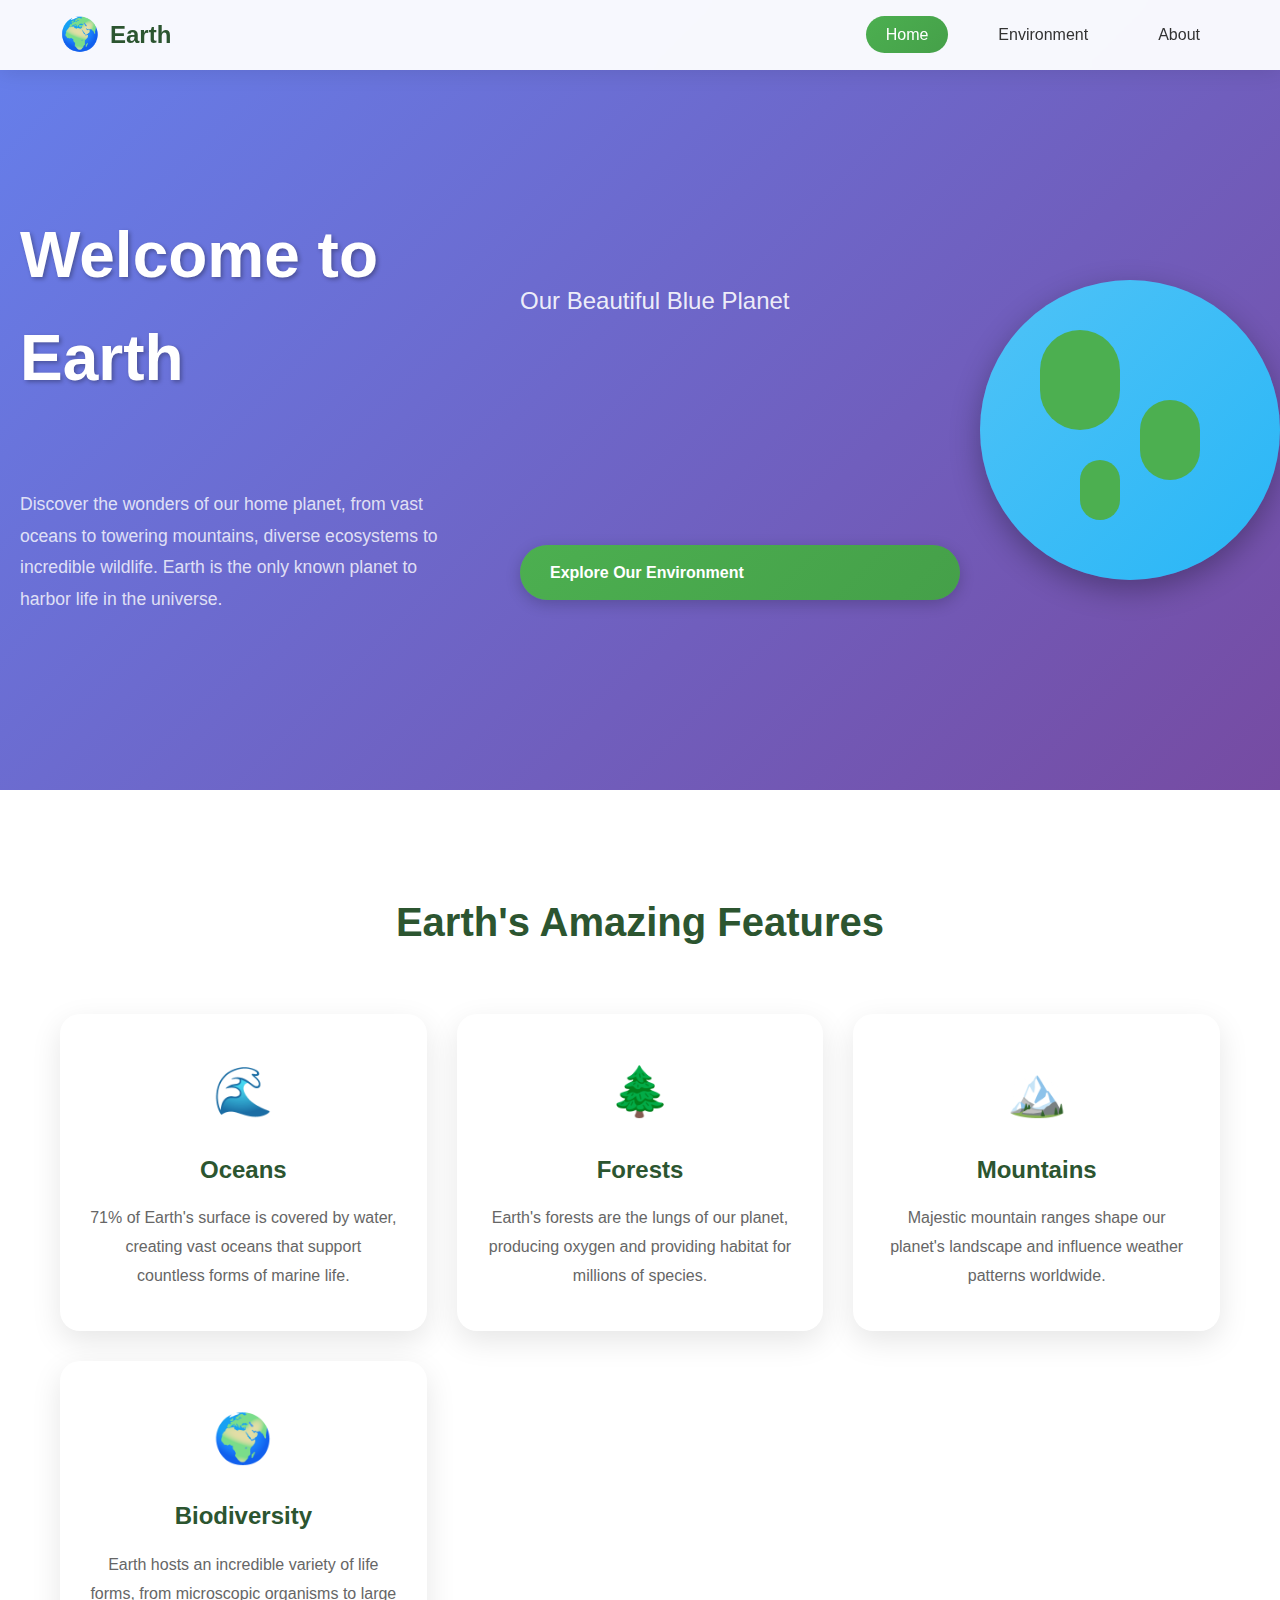
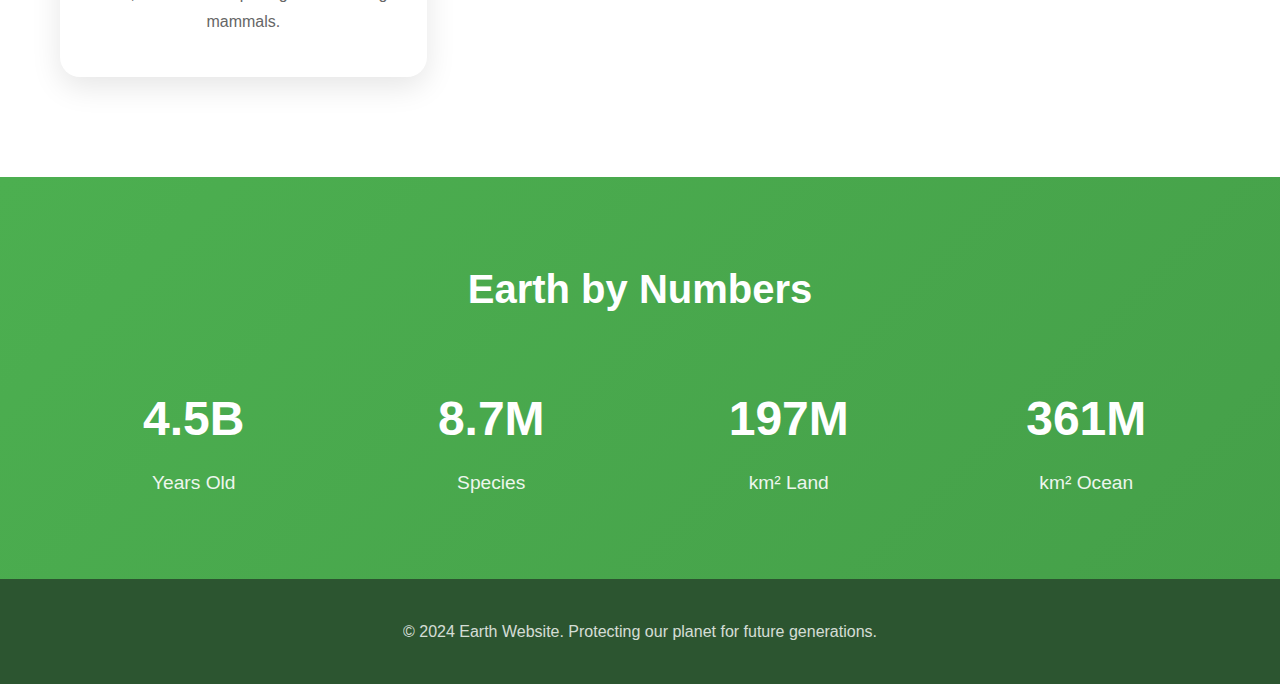
<file: index.html>
<!DOCTYPE html>
<html lang="en">
<head>
    <meta charset="UTF-8">
    <meta name="viewport" content="width=device-width, initial-scale=1.0">
    <title>Earth - Our Home Planet</title>
    <link rel="stylesheet" href="style.css">
</head>
<body>
    <header>
        <nav class="navbar">
            <div class="nav-container">
                <div class="logo">
                    <span class="earth-icon">🌍</span>
                    <h1>Earth</h1>
                </div>
                <ul class="nav-menu">
                    <li><a href="index.html" class="active">Home</a></li>
                    <li><a href="environment.html">Environment</a></li>
                    <li><a href="about.html">About</a></li>
                </ul>
            </div>
        </nav>
    </header>

    <main>
        <section class="hero">
            <div class="hero-content">
                <h1>Welcome to Earth</h1>
                <p>Our Beautiful Blue Planet</p>
                <div class="hero-description">
                    <p>Discover the wonders of our home planet, from vast oceans to towering mountains, diverse ecosystems to incredible wildlife. Earth is the only known planet to harbor life in the universe.</p>
                </div>
                <a href="environment.html" class="cta-button">Explore Our Environment</a>
            </div>
            <div class="hero-visual">
                <div class="earth-sphere">
                    <div class="continent continent-1"></div>
                    <div class="continent continent-2"></div>
                    <div class="continent continent-3"></div>
                </div>
            </div>
        </section>

        <section class="features">
            <div class="container">
                <h2>Earth's Amazing Features</h2>
                <div class="features-grid">
                    <div class="feature-card">
                        <div class="feature-icon">🌊</div>
                        <h3>Oceans</h3>
                        <p>71% of Earth's surface is covered by water, creating vast oceans that support countless forms of marine life.</p>
                    </div>
                    <div class="feature-card">
                        <div class="feature-icon">🌲</div>
                        <h3>Forests</h3>
                        <p>Earth's forests are the lungs of our planet, producing oxygen and providing habitat for millions of species.</p>
                    </div>
                    <div class="feature-card">
                        <div class="feature-icon">🏔️</div>
                        <h3>Mountains</h3>
                        <p>Majestic mountain ranges shape our planet's landscape and influence weather patterns worldwide.</p>
                    </div>
                    <div class="feature-card">
                        <div class="feature-icon">🌍</div>
                        <h3>Biodiversity</h3>
                        <p>Earth hosts an incredible variety of life forms, from microscopic organisms to large mammals.</p>
                    </div>
                </div>
            </div>
        </section>

        <section class="stats">
            <div class="container">
                <h2>Earth by Numbers</h2>
                <div class="stats-grid">
                    <div class="stat-item">
                        <div class="stat-number">4.5B</div>
                        <div class="stat-label">Years Old</div>
                    </div>
                    <div class="stat-item">
                        <div class="stat-number">8.7M</div>
                        <div class="stat-label">Species</div>
                    </div>
                    <div class="stat-item">
                        <div class="stat-number">197M</div>
                        <div class="stat-label">km² Land</div>
                    </div>
                    <div class="stat-item">
                        <div class="stat-number">361M</div>
                        <div class="stat-label">km² Ocean</div>
                    </div>
                </div>
            </div>
        </section>
    </main>

    <footer>
        <div class="container">
            <p>&copy; 2024 Earth Website. Protecting our planet for future generations.</p>
        </div>
    </footer>
</body>
</html>
</file>
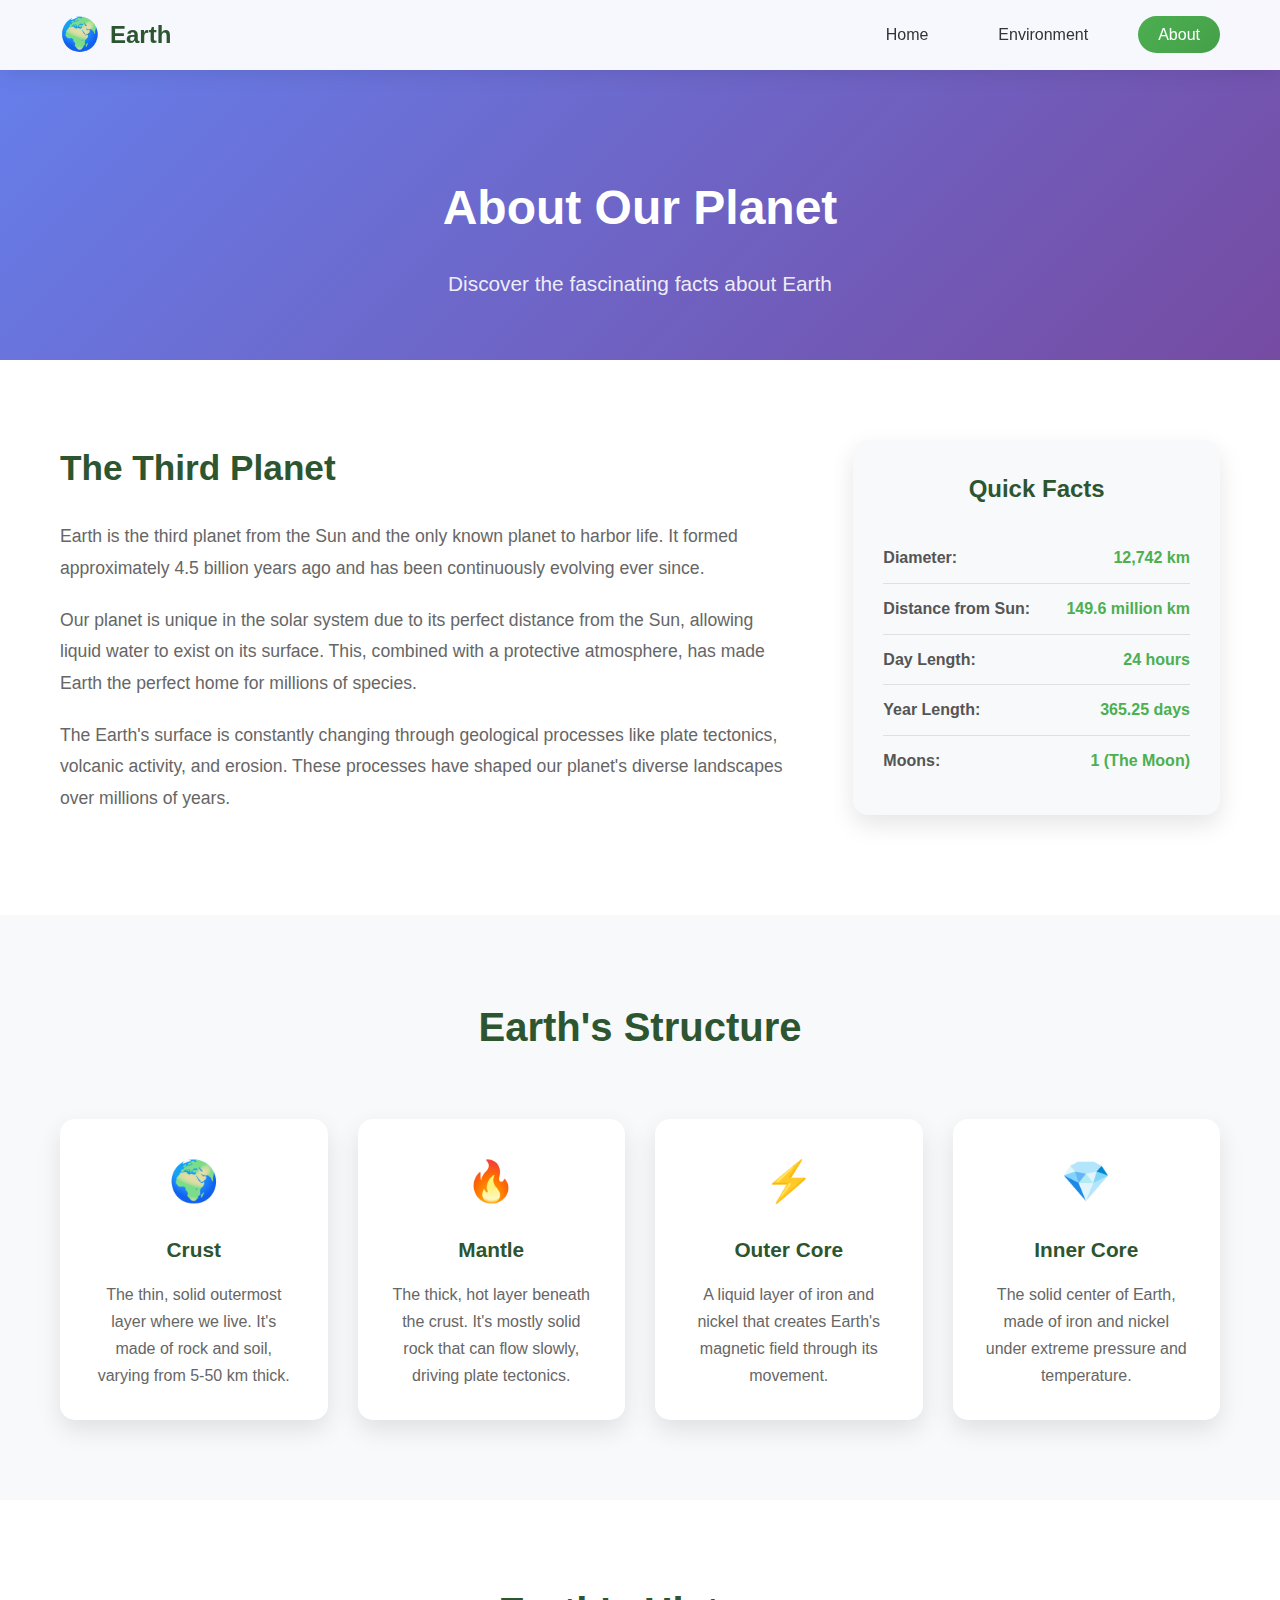
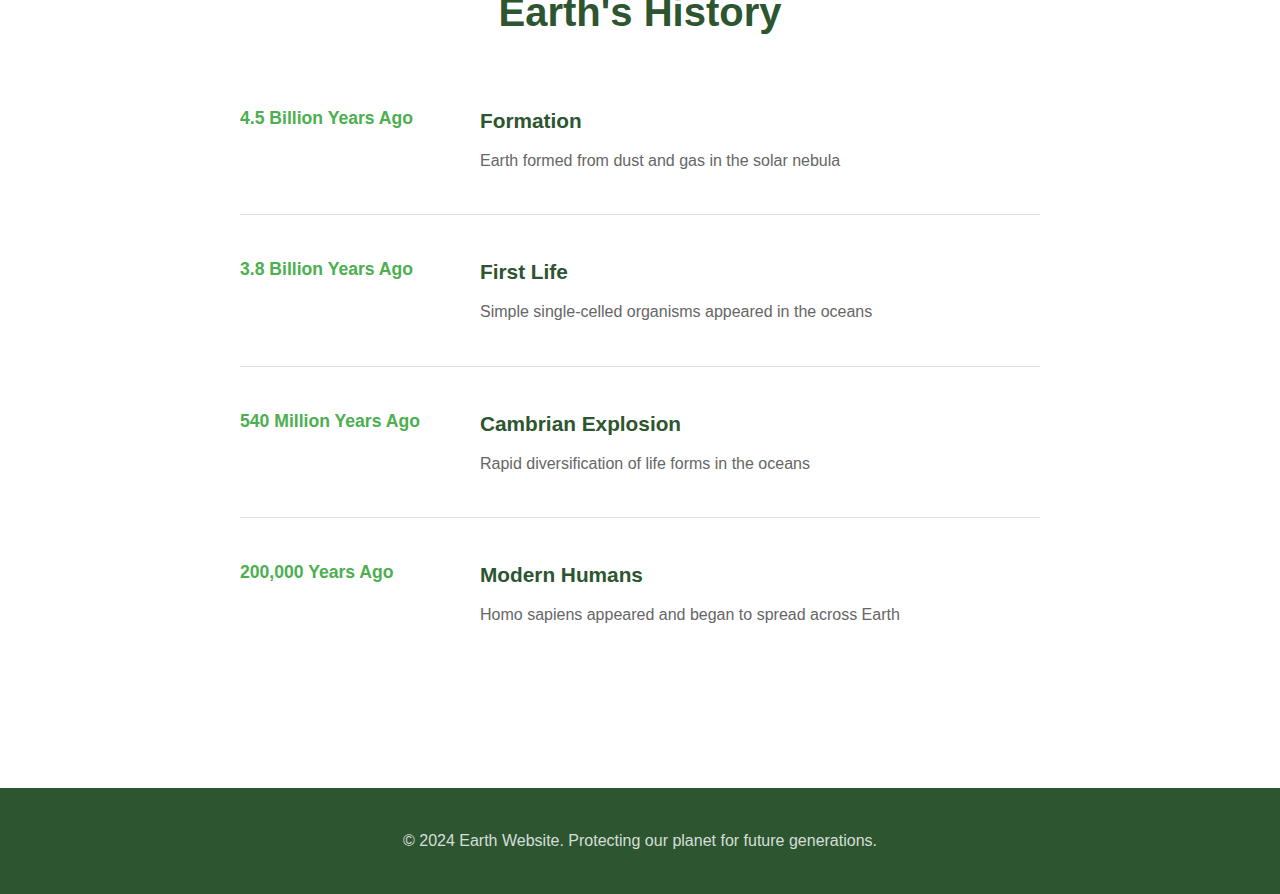
<file: about.html>
<!DOCTYPE html>
<html lang="en">
<head>
    <meta charset="UTF-8">
    <meta name="viewport" content="width=device-width, initial-scale=1.0">
    <title>About Earth - Our Planet</title>
    <link rel="stylesheet" href="style.css">
</head>
<body>
    <header>
        <nav class="navbar">
            <div class="nav-container">
                <div class="logo">
                    <span class="earth-icon">🌍</span>
                    <h1>Earth</h1>
                </div>
                <ul class="nav-menu">
                    <li><a href="index.html">Home</a></li>
                    <li><a href="environment.html">Environment</a></li>
                    <li><a href="about.html" class="active">About</a></li>
                </ul>
            </div>
        </nav>
    </header>

    <main>
        <section class="page-header">
            <div class="container">
                <h1>About Our Planet</h1>
                <p>Discover the fascinating facts about Earth</p>
            </div>
        </section>

        <section class="about-content">
            <div class="container">
                <div class="about-grid">
                    <div class="about-text">
                        <h2>The Third Planet</h2>
                        <p>Earth is the third planet from the Sun and the only known planet to harbor life. It formed approximately 4.5 billion years ago and has been continuously evolving ever since.</p>
                        
                        <p>Our planet is unique in the solar system due to its perfect distance from the Sun, allowing liquid water to exist on its surface. This, combined with a protective atmosphere, has made Earth the perfect home for millions of species.</p>
                        
                        <p>The Earth's surface is constantly changing through geological processes like plate tectonics, volcanic activity, and erosion. These processes have shaped our planet's diverse landscapes over millions of years.</p>
                    </div>
                    <div class="about-visual">
                        <div class="planet-info">
                            <h3>Quick Facts</h3>
                            <div class="fact-item">
                                <span class="fact-label">Diameter:</span>
                                <span class="fact-value">12,742 km</span>
                            </div>
                            <div class="fact-item">
                                <span class="fact-label">Distance from Sun:</span>
                                <span class="fact-value">149.6 million km</span>
                            </div>
                            <div class="fact-item">
                                <span class="fact-label">Day Length:</span>
                                <span class="fact-value">24 hours</span>
                            </div>
                            <div class="fact-item">
                                <span class="fact-label">Year Length:</span>
                                <span class="fact-value">365.25 days</span>
                            </div>
                            <div class="fact-item">
                                <span class="fact-label">Moons:</span>
                                <span class="fact-value">1 (The Moon)</span>
                            </div>
                        </div>
                    </div>
                </div>
            </div>
        </section>

        <section class="earth-layers">
            <div class="container">
                <h2>Earth's Structure</h2>
                <div class="layers-grid">
                    <div class="layer-card">
                        <div class="layer-icon">🌍</div>
                        <h3>Crust</h3>
                        <p>The thin, solid outermost layer where we live. It's made of rock and soil, varying from 5-50 km thick.</p>
                    </div>
                    <div class="layer-card">
                        <div class="layer-icon">🔥</div>
                        <h3>Mantle</h3>
                        <p>The thick, hot layer beneath the crust. It's mostly solid rock that can flow slowly, driving plate tectonics.</p>
                    </div>
                    <div class="layer-card">
                        <div class="layer-icon">⚡</div>
                        <h3>Outer Core</h3>
                        <p>A liquid layer of iron and nickel that creates Earth's magnetic field through its movement.</p>
                    </div>
                    <div class="layer-card">
                        <div class="layer-icon">💎</div>
                        <h3>Inner Core</h3>
                        <p>The solid center of Earth, made of iron and nickel under extreme pressure and temperature.</p>
                    </div>
                </div>
            </div>
        </section>

        <section class="timeline">
            <div class="container">
                <h2>Earth's History</h2>
                <div class="timeline-container">
                    <div class="timeline-item">
                        <div class="timeline-date">4.5 Billion Years Ago</div>
                        <div class="timeline-content">
                            <h3>Formation</h3>
                            <p>Earth formed from dust and gas in the solar nebula</p>
                        </div>
                    </div>
                    <div class="timeline-item">
                        <div class="timeline-date">3.8 Billion Years Ago</div>
                        <div class="timeline-content">
                            <h3>First Life</h3>
                            <p>Simple single-celled organisms appeared in the oceans</p>
                        </div>
                    </div>
                    <div class="timeline-item">
                        <div class="timeline-date">540 Million Years Ago</div>
                        <div class="timeline-content">
                            <h3>Cambrian Explosion</h3>
                            <p>Rapid diversification of life forms in the oceans</p>
                        </div>
                    </div>
                    <div class="timeline-item">
                        <div class="timeline-date">200,000 Years Ago</div>
                        <div class="timeline-content">
                            <h3>Modern Humans</h3>
                            <p>Homo sapiens appeared and began to spread across Earth</p>
                        </div>
                    </div>
                </div>
            </div>
        </section>
    </main>

    <footer>
        <div class="container">
            <p>&copy; 2024 Earth Website. Protecting our planet for future generations.</p>
        </div>
    </footer>
</body>
</html>
</file>
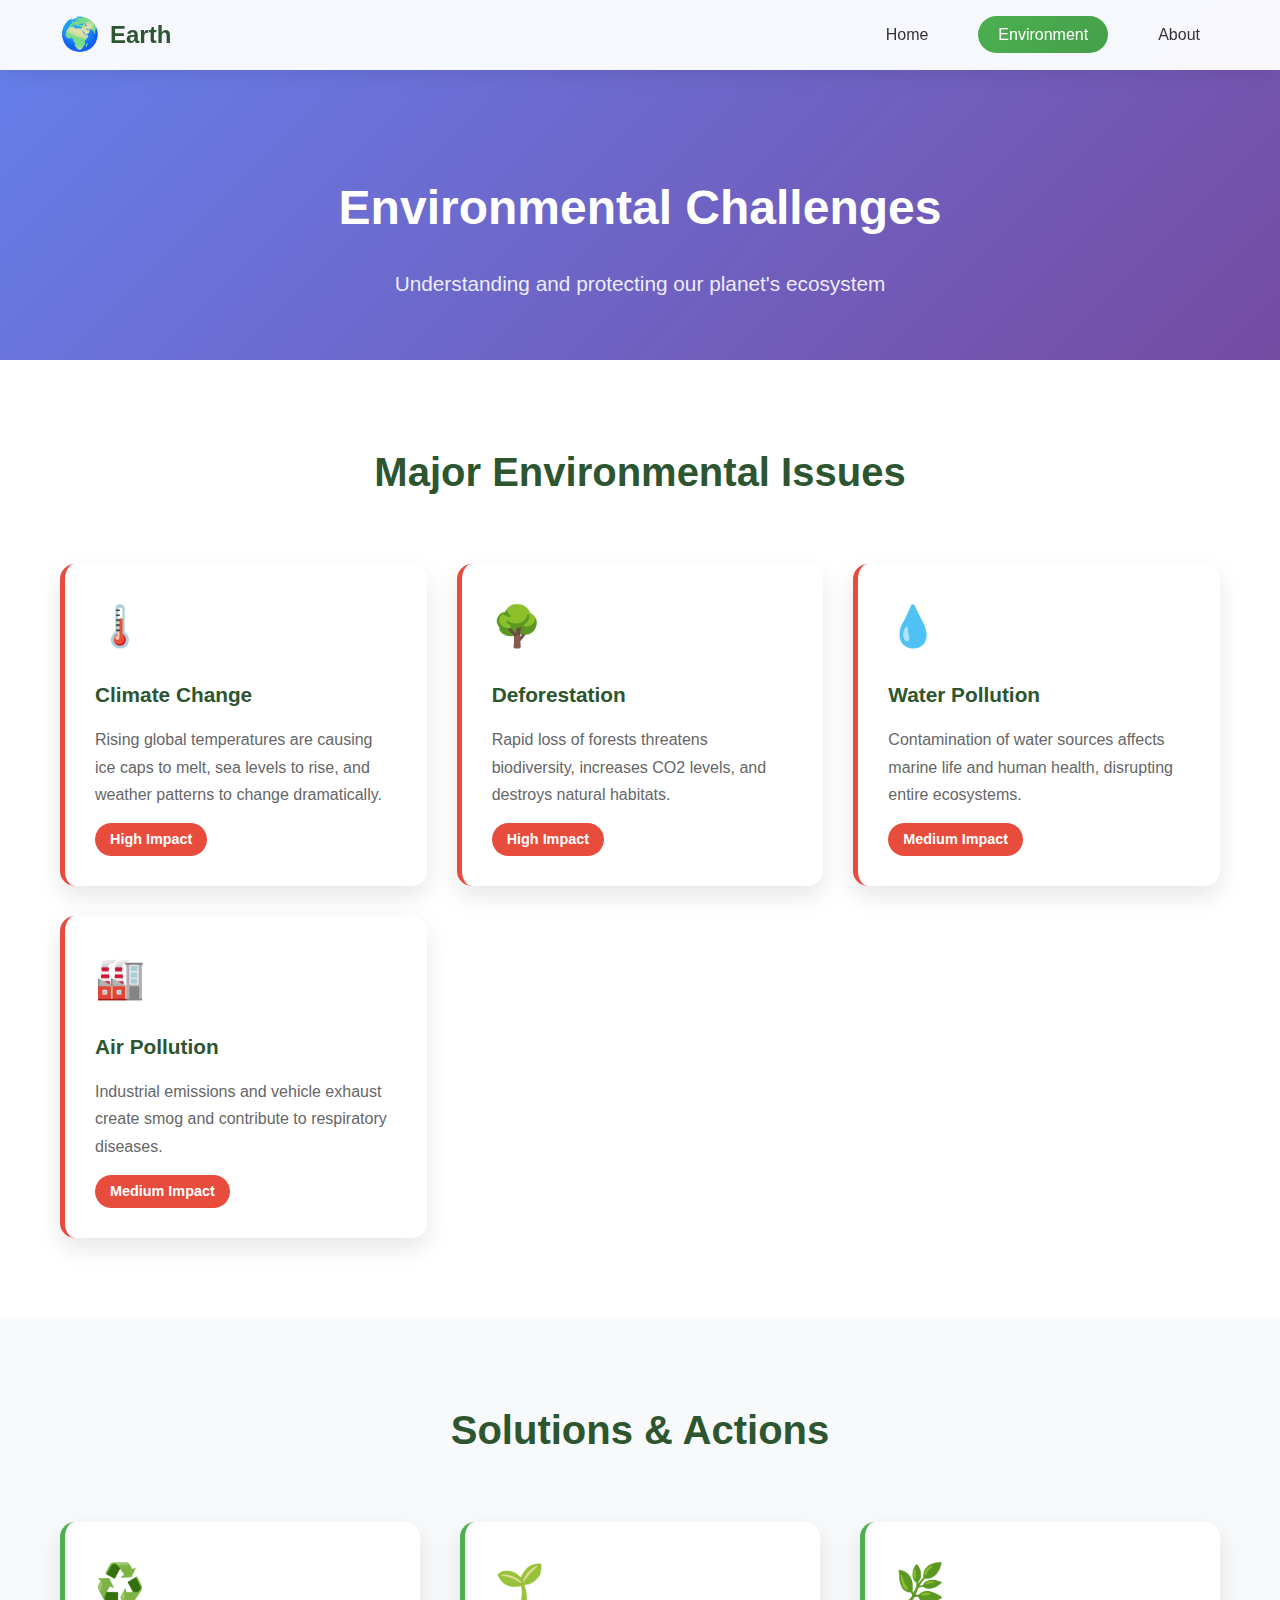
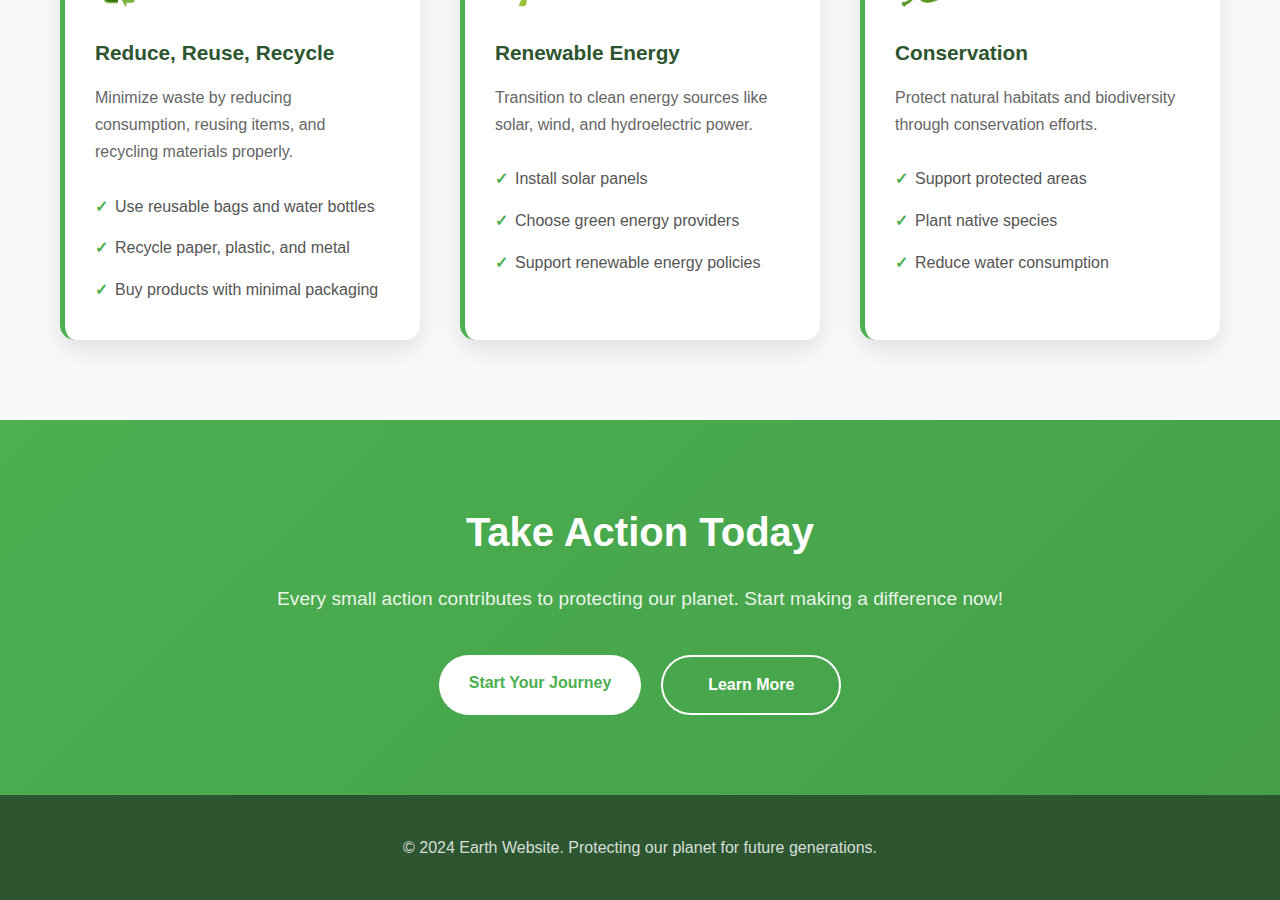
<file: environment.html>
<!DOCTYPE html>
<html lang="en">
<head>
    <meta charset="UTF-8">
    <meta name="viewport" content="width=device-width, initial-scale=1.0">
    <title>Environment - Earth's Challenge</title>
    <link rel="stylesheet" href="style.css">
</head>
<body>
    <header>
        <nav class="navbar">
            <div class="nav-container">
                <div class="logo">
                    <span class="earth-icon">🌍</span>
                    <h1>Earth</h1>
                </div>
                <ul class="nav-menu">
                    <li><a href="index.html">Home</a></li>
                    <li><a href="environment.html" class="active">Environment</a></li>
                    <li><a href="about.html">About</a></li>
                </ul>
            </div>
        </nav>
    </header>

    <main>
        <section class="page-header">
            <div class="container">
                <h1>Environmental Challenges</h1>
                <p>Understanding and protecting our planet's ecosystem</p>
            </div>
        </section>

        <section class="challenges">
            <div class="container">
                <h2>Major Environmental Issues</h2>
                <div class="challenges-grid">
                    <div class="challenge-card">
                        <div class="challenge-icon">🌡️</div>
                        <h3>Climate Change</h3>
                        <p>Rising global temperatures are causing ice caps to melt, sea levels to rise, and weather patterns to change dramatically.</p>
                        <div class="challenge-impact">High Impact</div>
                    </div>
                    <div class="challenge-card">
                        <div class="challenge-icon">🌳</div>
                        <h3>Deforestation</h3>
                        <p>Rapid loss of forests threatens biodiversity, increases CO2 levels, and destroys natural habitats.</p>
                        <div class="challenge-impact">High Impact</div>
                    </div>
                    <div class="challenge-card">
                        <div class="challenge-icon">💧</div>
                        <h3>Water Pollution</h3>
                        <p>Contamination of water sources affects marine life and human health, disrupting entire ecosystems.</p>
                        <div class="challenge-impact">Medium Impact</div>
                    </div>
                    <div class="challenge-card">
                        <div class="challenge-icon">🏭</div>
                        <h3>Air Pollution</h3>
                        <p>Industrial emissions and vehicle exhaust create smog and contribute to respiratory diseases.</p>
                        <div class="challenge-impact">Medium Impact</div>
                    </div>
                </div>
            </div>
        </section>

        <section class="solutions">
            <div class="container">
                <h2>Solutions & Actions</h2>
                <div class="solutions-grid">
                    <div class="solution-card">
                        <div class="solution-icon">♻️</div>
                        <h3>Reduce, Reuse, Recycle</h3>
                        <p>Minimize waste by reducing consumption, reusing items, and recycling materials properly.</p>
                        <ul class="action-list">
                            <li>Use reusable bags and water bottles</li>
                            <li>Recycle paper, plastic, and metal</li>
                            <li>Buy products with minimal packaging</li>
                        </ul>
                    </div>
                    <div class="solution-card">
                        <div class="solution-icon">🌱</div>
                        <h3>Renewable Energy</h3>
                        <p>Transition to clean energy sources like solar, wind, and hydroelectric power.</p>
                        <ul class="action-list">
                            <li>Install solar panels</li>
                            <li>Choose green energy providers</li>
                            <li>Support renewable energy policies</li>
                        </ul>
                    </div>
                    <div class="solution-card">
                        <div class="solution-icon">🌿</div>
                        <h3>Conservation</h3>
                        <p>Protect natural habitats and biodiversity through conservation efforts.</p>
                        <ul class="action-list">
                            <li>Support protected areas</li>
                            <li>Plant native species</li>
                            <li>Reduce water consumption</li>
                        </ul>
                    </div>
                </div>
            </div>
        </section>

        <section class="call-to-action">
            <div class="container">
                <h2>Take Action Today</h2>
                <p>Every small action contributes to protecting our planet. Start making a difference now!</p>
                <div class="action-buttons">
                    <a href="#" class="action-btn primary">Start Your Journey</a>
                    <a href="about.html" class="action-btn secondary">Learn More</a>
                </div>
            </div>
        </section>
    </main>

    <footer>
        <div class="container">
            <p>&copy; 2024 Earth Website. Protecting our planet for future generations.</p>
        </div>
    </footer>
</body>
</html>
</file>
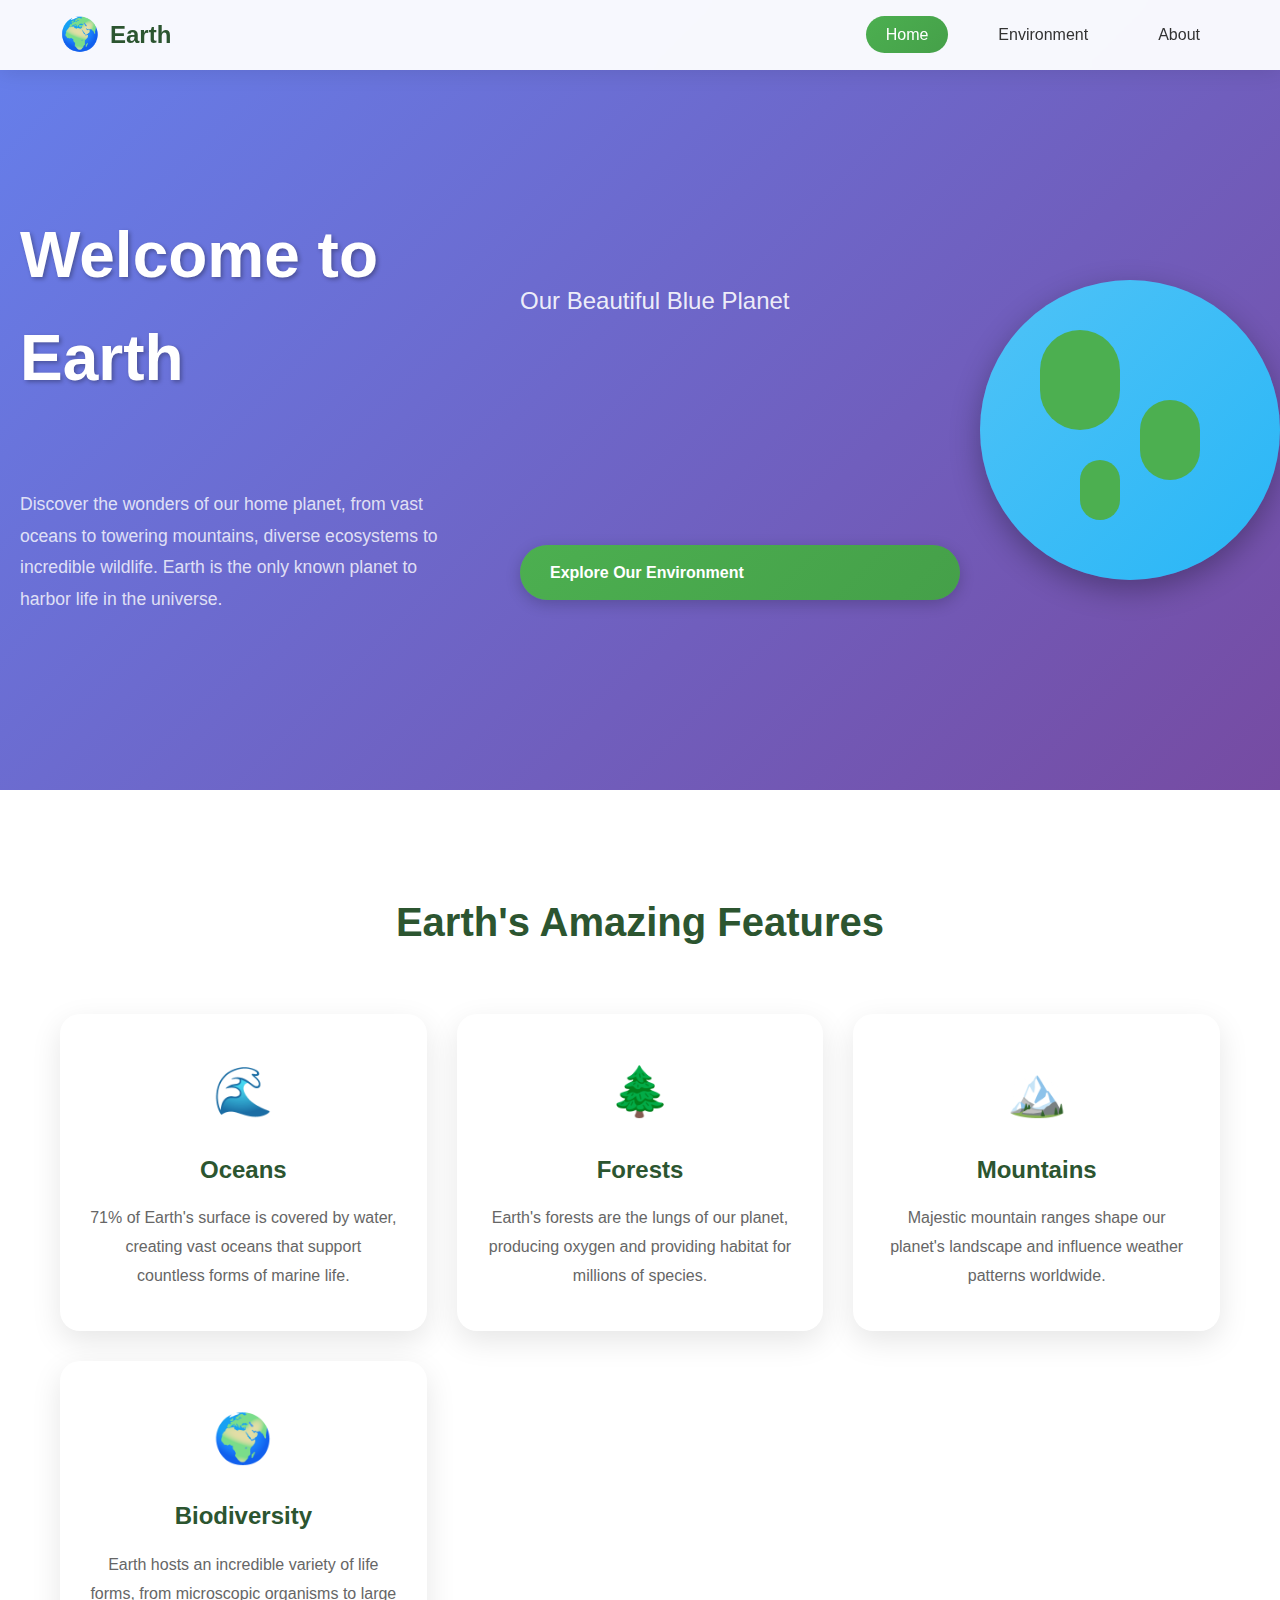
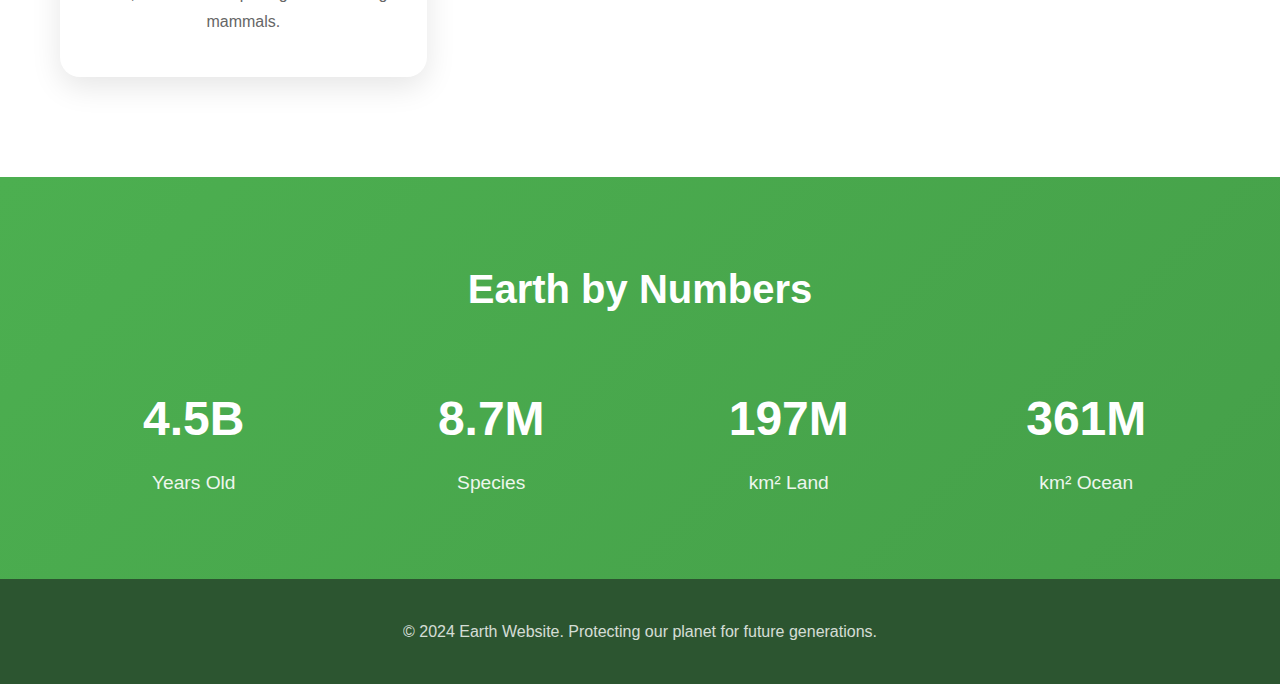
<file: index.html.html>
<!DOCTYPE html>
<html lang="en">
<head>
    <meta charset="UTF-8">
    <meta name="viewport" content="width=device-width, initial-scale=1.0">
    <title>Earth - Our Home Planet</title>
    <link rel="stylesheet" href="style.css">
</head>
<body>
    <header>
        <nav class="navbar">
            <div class="nav-container">
                <div class="logo">
                    <span class="earth-icon">🌍</span>
                    <h1>Earth</h1>
                </div>
                <ul class="nav-menu">
                    <li><a href="index.html" class="active">Home</a></li>
                    <li><a href="environment.html">Environment</a></li>
                    <li><a href="about.html">About</a></li>
                </ul>
            </div>
        </nav>
    </header>

    <main>
        <section class="hero">
            <div class="hero-content">
                <h1>Welcome to Earth</h1>
                <p>Our Beautiful Blue Planet</p>
                <div class="hero-description">
                    <p>Discover the wonders of our home planet, from vast oceans to towering mountains, diverse ecosystems to incredible wildlife. Earth is the only known planet to harbor life in the universe.</p>
                </div>
                <a href="environment.html" class="cta-button">Explore Our Environment</a>
            </div>
            <div class="hero-visual">
                <div class="earth-sphere">
                    <div class="continent continent-1"></div>
                    <div class="continent continent-2"></div>
                    <div class="continent continent-3"></div>
                </div>
            </div>
        </section>

        <section class="features">
            <div class="container">
                <h2>Earth's Amazing Features</h2>
                <div class="features-grid">
                    <div class="feature-card">
                        <div class="feature-icon">🌊</div>
                        <h3>Oceans</h3>
                        <p>71% of Earth's surface is covered by water, creating vast oceans that support countless forms of marine life.</p>
                    </div>
                    <div class="feature-card">
                        <div class="feature-icon">🌲</div>
                        <h3>Forests</h3>
                        <p>Earth's forests are the lungs of our planet, producing oxygen and providing habitat for millions of species.</p>
                    </div>
                    <div class="feature-card">
                        <div class="feature-icon">🏔️</div>
                        <h3>Mountains</h3>
                        <p>Majestic mountain ranges shape our planet's landscape and influence weather patterns worldwide.</p>
                    </div>
                    <div class="feature-card">
                        <div class="feature-icon">🌍</div>
                        <h3>Biodiversity</h3>
                        <p>Earth hosts an incredible variety of life forms, from microscopic organisms to large mammals.</p>
                    </div>
                </div>
            </div>
        </section>

        <section class="stats">
            <div class="container">
                <h2>Earth by Numbers</h2>
                <div class="stats-grid">
                    <div class="stat-item">
                        <div class="stat-number">4.5B</div>
                        <div class="stat-label">Years Old</div>
                    </div>
                    <div class="stat-item">
                        <div class="stat-number">8.7M</div>
                        <div class="stat-label">Species</div>
                    </div>
                    <div class="stat-item">
                        <div class="stat-number">197M</div>
                        <div class="stat-label">km² Land</div>
                    </div>
                    <div class="stat-item">
                        <div class="stat-number">361M</div>
                        <div class="stat-label">km² Ocean</div>
                    </div>
                </div>
            </div>
        </section>
    </main>

    <footer>
        <div class="container">
            <p>&copy; 2024 Earth Website. Protecting our planet for future generations.</p>
        </div>
    </footer>
</body>
</html>
</file>
<file: style.css>
* {
    margin: 0;
    padding: 0;
    box-sizing: border-box;
}

body {
    font-family: 'Segoe UI', Tahoma, Geneva, Verdana, sans-serif;
    line-height: 1.6;
    color: #333;
    background: linear-gradient(135deg, #667eea 0%, #764ba2 100%);
    min-height: 100vh;
}

.container {
    max-width: 1200px;
    margin: 0 auto;
    padding: 0 20px;
}

/* Navigation */
.navbar {
    background: rgba(255, 255, 255, 0.95);
    backdrop-filter: blur(10px);
    box-shadow: 0 2px 20px rgba(0, 0, 0, 0.1);
    position: sticky;
    top: 0;
    z-index: 100;
}

.nav-container {
    max-width: 1200px;
    margin: 0 auto;
    padding: 0 20px;
    display: flex;
    justify-content: space-between;
    align-items: center;
    height: 70px;
}

.logo {
    display: flex;
    align-items: center;
    gap: 10px;
}

.earth-icon {
    font-size: 2rem;
    animation: rotate 10s linear infinite;
}

@keyframes rotate {
    from { transform: rotate(0deg); }
    to { transform: rotate(360deg); }
}

.logo h1 {
    color: #2c5530;
    font-size: 1.5rem;
    font-weight: 700;
}

.nav-menu {
    display: flex;
    list-style: none;
    gap: 30px;
}

.nav-menu a {
    text-decoration: none;
    color: #333;
    font-weight: 500;
    padding: 10px 20px;
    border-radius: 25px;
    transition: all 0.3s ease;
    position: relative;
}

.nav-menu a:hover,
.nav-menu a.active {
    background: linear-gradient(135deg, #4CAF50, #45a049);
    color: white;
    transform: translateY(-2px);
}

/* Hero Section */
.hero {
    padding: 100px 0;
    display: flex;
    align-items: center;
    min-height: 80vh;
    background: linear-gradient(135deg, #667eea 0%, #764ba2 100%);
}

.hero-content {
    max-width: 1200px;
    margin: 0 auto;
    padding: 0 20px;
    display: grid;
    grid-template-columns: 1fr 1fr;
    gap: 60px;
    align-items: center;
}

.hero-content h1 {
    font-size: 4rem;
    color: white;
    margin-bottom: 20px;
    font-weight: 700;
    text-shadow: 2px 2px 4px rgba(0, 0, 0, 0.3);
}

.hero-content > p {
    font-size: 1.5rem;
    color: rgba(255, 255, 255, 0.9);
    margin-bottom: 30px;
}

.hero-description p {
    font-size: 1.1rem;
    color: rgba(255, 255, 255, 0.8);
    margin-bottom: 40px;
    line-height: 1.8;
}

.cta-button {
    display: inline-block;
    background: linear-gradient(135deg, #4CAF50, #45a049);
    color: white;
    padding: 15px 30px;
    text-decoration: none;
    border-radius: 50px;
    font-weight: 600;
    transition: all 0.3s ease;
    box-shadow: 0 4px 15px rgba(0, 0, 0, 0.2);
}

.cta-button:hover {
    transform: translateY(-3px);
    box-shadow: 0 6px 20px rgba(0, 0, 0, 0.3);
}

/* Earth Sphere */
.hero-visual {
    display: flex;
    justify-content: center;
    align-items: center;
}

.earth-sphere {
    width: 300px;
    height: 300px;
    border-radius: 50%;
    background: linear-gradient(135deg, #4FC3F7, #29B6F6);
    position: relative;
    animation: float 6s ease-in-out infinite;
    box-shadow: 0 10px 30px rgba(0, 0, 0, 0.3);
}

@keyframes float {
    0%, 100% { transform: translateY(0px) rotate(0deg); }
    50% { transform: translateY(-20px) rotate(180deg); }
}

.continent {
    position: absolute;
    background: #4CAF50;
    border-radius: 50%;
}

.continent-1 {
    width: 80px;
    height: 100px;
    top: 50px;
    left: 60px;
    border-radius: 40px;
}

.continent-2 {
    width: 60px;
    height: 80px;
    top: 120px;
    right: 80px;
    border-radius: 30px;
}

.continent-3 {
    width: 40px;
    height: 60px;
    bottom: 60px;
    left: 100px;
    border-radius: 20px;
}

/* Features Section */
.features {
    padding: 100px 0;
    background: white;
}

.features h2 {
    text-align: center;
    font-size: 2.5rem;
    margin-bottom: 60px;
    color: #2c5530;
}

.features-grid {
    display: grid;
    grid-template-columns: repeat(auto-fit, minmax(280px, 1fr));
    gap: 30px;
}

.feature-card {
    background: white;
    padding: 40px 30px;
    border-radius: 20px;
    text-align: center;
    box-shadow: 0 10px 30px rgba(0, 0, 0, 0.1);
    transition: transform 0.3s ease;
}

.feature-card:hover {
    transform: translateY(-10px);
}

.feature-icon {
    font-size: 3rem;
    margin-bottom: 20px;
}

.feature-card h3 {
    font-size: 1.5rem;
    margin-bottom: 15px;
    color: #2c5530;
}

.feature-card p {
    color: #666;
    line-height: 1.8;
}

/* Stats Section */
.stats {
    padding: 80px 0;
    background: linear-gradient(135deg, #4CAF50, #45a049);
}

.stats h2 {
    text-align: center;
    font-size: 2.5rem;
    margin-bottom: 60px;
    color: white;
}

.stats-grid {
    display: grid;
    grid-template-columns: repeat(auto-fit, minmax(200px, 1fr));
    gap: 30px;
}

.stat-item {
    text-align: center;
    color: white;
}

.stat-number {
    font-size: 3rem;
    font-weight: 700;
    margin-bottom: 10px;
}

.stat-label {
    font-size: 1.2rem;
    opacity: 0.9;
}

/* Page Header */
.page-header {
    padding: 100px 0 60px;
    background: linear-gradient(135deg, #667eea 0%, #764ba2 100%);
    text-align: center;
}

.page-header h1 {
    font-size: 3rem;
    color: white;
    margin-bottom: 20px;
    font-weight: 700;
}

.page-header p {
    font-size: 1.3rem;
    color: rgba(255, 255, 255, 0.9);
}

/* Challenges Section */
.challenges {
    padding: 80px 0;
    background: white;
}

.challenges h2 {
    text-align: center;
    font-size: 2.5rem;
    margin-bottom: 60px;
    color: #2c5530;
}

.challenges-grid {
    display: grid;
    grid-template-columns: repeat(auto-fit, minmax(300px, 1fr));
    gap: 30px;
}

.challenge-card {
    background: white;
    padding: 30px;
    border-radius: 15px;
    box-shadow: 0 10px 25px rgba(0, 0, 0, 0.1);
    border-left: 5px solid #e74c3c;
    transition: transform 0.3s ease;
}

.challenge-card:hover {
    transform: translateY(-5px);
}

.challenge-icon {
    font-size: 2.5rem;
    margin-bottom: 20px;
}

.challenge-card h3 {
    font-size: 1.3rem;
    margin-bottom: 15px;
    color: #2c5530;
}

.challenge-card p {
    color: #666;
    line-height: 1.7;
    margin-bottom: 15px;
}

.challenge-impact {
    display: inline-block;
    background: #e74c3c;
    color: white;
    padding: 5px 15px;
    border-radius: 20px;
    font-size: 0.9rem;
    font-weight: 600;
}

/* Solutions Section */
.solutions {
    padding: 80px 0;
    background: #f8f9fa;
}

.solutions h2 {
    text-align: center;
    font-size: 2.5rem;
    margin-bottom: 60px;
    color: #2c5530;
}

.solutions-grid {
    display: grid;
    grid-template-columns: repeat(auto-fit, minmax(350px, 1fr));
    gap: 40px;
}

.solution-card {
    background: white;
    padding: 30px;
    border-radius: 15px;
    box-shadow: 0 10px 25px rgba(0, 0, 0, 0.1);
    border-left: 5px solid #4CAF50;
}

.solution-icon {
    font-size: 2.5rem;
    margin-bottom: 20px;
}

.solution-card h3 {
    font-size: 1.3rem;
    margin-bottom: 15px;
    color: #2c5530;
}

.solution-card p {
    color: #666;
    line-height: 1.7;
    margin-bottom: 20px;
}

.action-list {
    list-style: none;
    padding: 0;
}

.action-list li {
    padding: 8px 0;
    padding-left: 20px;
    position: relative;
    color: #555;
}

.action-list li:before {
    content: "✓";
    position: absolute;
    left: 0;
    color: #4CAF50;
    font-weight: bold;
}

/* Call to Action */
.call-to-action {
    padding: 80px 0;
    background: linear-gradient(135deg, #4CAF50, #45a049);
    text-align: center;
}

.call-to-action h2 {
    font-size: 2.5rem;
    color: white;
    margin-bottom: 20px;
}

.call-to-action p {
    font-size: 1.2rem;
    color: rgba(255, 255, 255, 0.9);
    margin-bottom: 40px;
}

.action-buttons {
    display: flex;
    gap: 20px;
    justify-content: center;
    flex-wrap: wrap;
}

.action-btn {
    display: inline-block;
    padding: 15px 30px;
    text-decoration: none;
    border-radius: 50px;
    font-weight: 600;
    transition: all 0.3s ease;
    min-width: 180px;
}

.action-btn.primary {
    background: white;
    color: #4CAF50;
}

.action-btn.secondary {
    background: transparent;
    color: white;
    border: 2px solid white;
}

.action-btn:hover {
    transform: translateY(-3px);
    box-shadow: 0 6px 20px rgba(0, 0, 0, 0.2);
}

/* About Page Specific Styles */
.about-content {
    padding: 80px 0;
    background: white;
}

.about-grid {
    display: grid;
    grid-template-columns: 2fr 1fr;
    gap: 60px;
    align-items: start;
}

.about-text h2 {
    font-size: 2.2rem;
    margin-bottom: 25px;
    color: #2c5530;
}

.about-text p {
    color: #666;
    line-height: 1.8;
    margin-bottom: 20px;
    font-size: 1.1rem;
}

.planet-info {
    background: #f8f9fa;
    padding: 30px;
    border-radius: 15px;
    box-shadow: 0 10px 25px rgba(0, 0, 0, 0.1);
}

.planet-info h3 {
    font-size: 1.5rem;
    margin-bottom: 25px;
    color: #2c5530;
    text-align: center;
}

.fact-item {
    display: flex;
    justify-content: space-between;
    padding: 12px 0;
    border-bottom: 1px solid #e0e0e0;
}

.fact-item:last-child {
    border-bottom: none;
}

.fact-label {
    font-weight: 600;
    color: #555;
}

.fact-value {
    color: #4CAF50;
    font-weight: 600;
}

/* Earth Layers */
.earth-layers {
    padding: 80px 0;
    background: #f8f9fa;
}

.earth-layers h2 {
    text-align: center;
    font-size: 2.5rem;
    margin-bottom: 60px;
    color: #2c5530;
}

.layers-grid {
    display: grid;
    grid-template-columns: repeat(auto-fit, minmax(250px, 1fr));
    gap: 30px;
}

.layer-card {
    background: white;
    padding: 30px;
    border-radius: 15px;
    text-align: center;
    box-shadow: 0 10px 25px rgba(0, 0, 0, 0.1);
    transition: transform 0.3s ease;
}

.layer-card:hover {
    transform: translateY(-5px);
}

.layer-icon {
    font-size: 2.5rem;
    margin-bottom: 20px;
}

.layer-card h3 {
    font-size: 1.3rem;
    margin-bottom: 15px;
    color: #2c5530;
}

.layer-card p {
    color: #666;
    line-height: 1.7;
}

/* Timeline */
.timeline {
    padding: 80px 0;
    background: white;
}

.timeline h2 {
    text-align: center;
    font-size: 2.5rem;
    margin-bottom: 60px;
    color: #2c5530;
}

.timeline-container {
    max-width: 800px;
    margin: 0 auto;
}

.timeline-item {
    display: flex;
    gap: 40px;
    margin-bottom: 40px;
    padding-bottom: 40px;
    border-bottom: 1px solid #e0e0e0;
}

.timeline-item:last-child {
    border-bottom: none;
}

.timeline-date {
    min-width: 200px;
    font-weight: 600;
    color: #4CAF50;
    font-size: 1.1rem;
}

.timeline-content h3 {
    font-size: 1.3rem;
    margin-bottom: 10px;
    color: #2c5530;
}

.timeline-content p {
    color: #666;
    line-height: 1.7;
}

/* Footer */
footer {
    background: #2c5530;
    color: white;
    text-align: center;
    padding: 40px 0;
}

footer p {
    margin: 0;
    opacity: 0.8;
}

/* Responsive Design */
@media (max-width: 768px) {
    .hero-content {
        grid-template-columns: 1fr;
        text-align: center;
        gap: 40px;
    }
    
    .hero-content h1 {
        font-size: 2.5rem;
    }
    
    .earth-sphere {
        width: 200px;
        height: 200px;
    }
    
    .continent-1 {
        width: 50px;
        height: 60px;
        top: 30px;
        left: 40px;
    }
    
    .continent-2 {
        width: 40px;
        height: 50px;
        top: 80px;
        right: 50px;
    }
    
    .continent-3 {
        width: 30px;
        height: 40px;
        bottom: 40px;
        left: 60px;
    }
    
    .nav-menu {
        gap: 15px;
    }
    
    .nav-menu a {
        padding: 8px 15px;
        font-size: 0.9rem;
    }
    
    .about-grid {
        grid-template-columns: 1fr;
        gap: 40px;
    }
    
    .timeline-item {
        flex-direction: column;
        gap: 10px;
    }
    
    .timeline-date {
        min-width: auto;
    }
    
    .action-buttons {
        flex-direction: column;
        align-items: center;
    }
}

@media (max-width: 480px) {
    .hero-content h1 {
        font-size: 2rem;
    }
    
    .features h2,
    .stats h2,
    .page-header h1 {
        font-size: 2rem;
    }
    
    .container {
        padding: 0 15px;
    }
    
    .nav-container {
        padding: 0 15px;
    }
    
    .logo h1 {
        font-size: 1.2rem;
    }
    
    .nav-menu {
        gap: 10px;
    }
    
    .nav-menu a {
        padding: 6px 12px;
        font-size: 0.8rem;
    }
}
</file>
